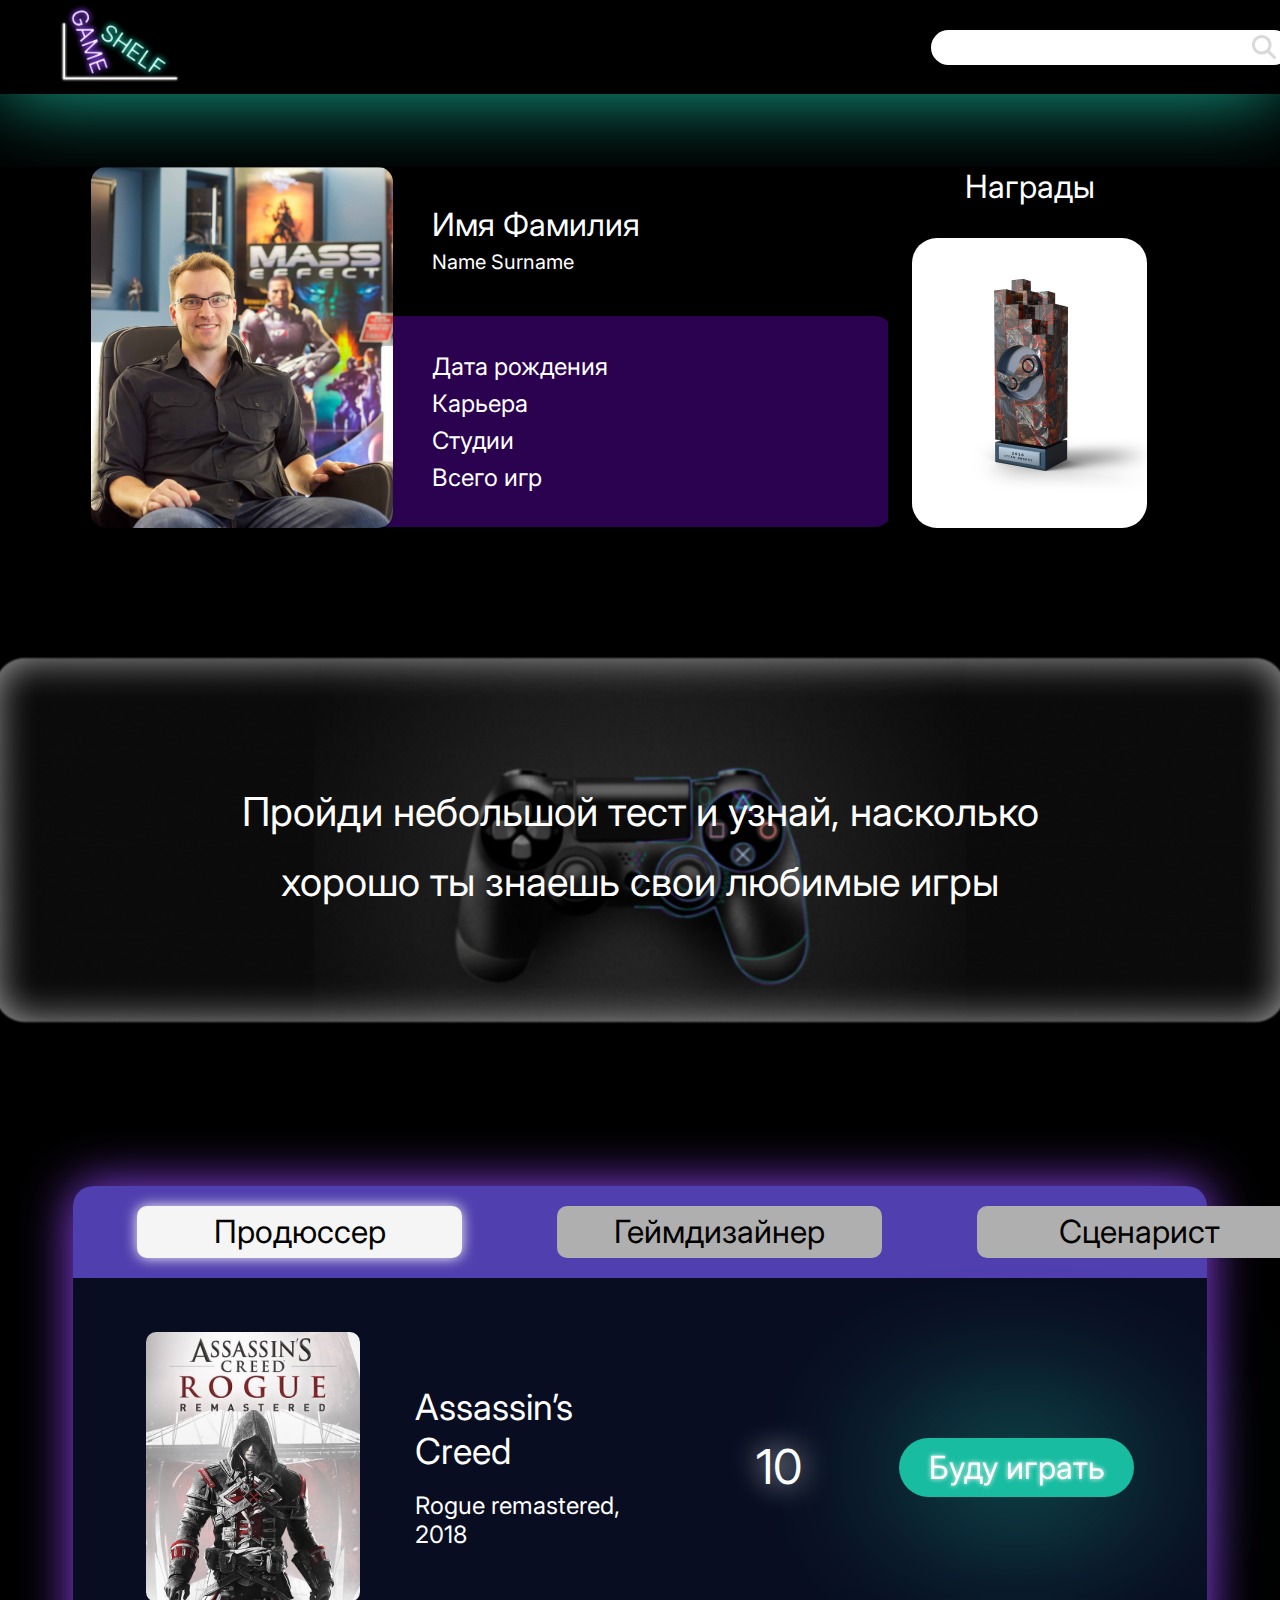
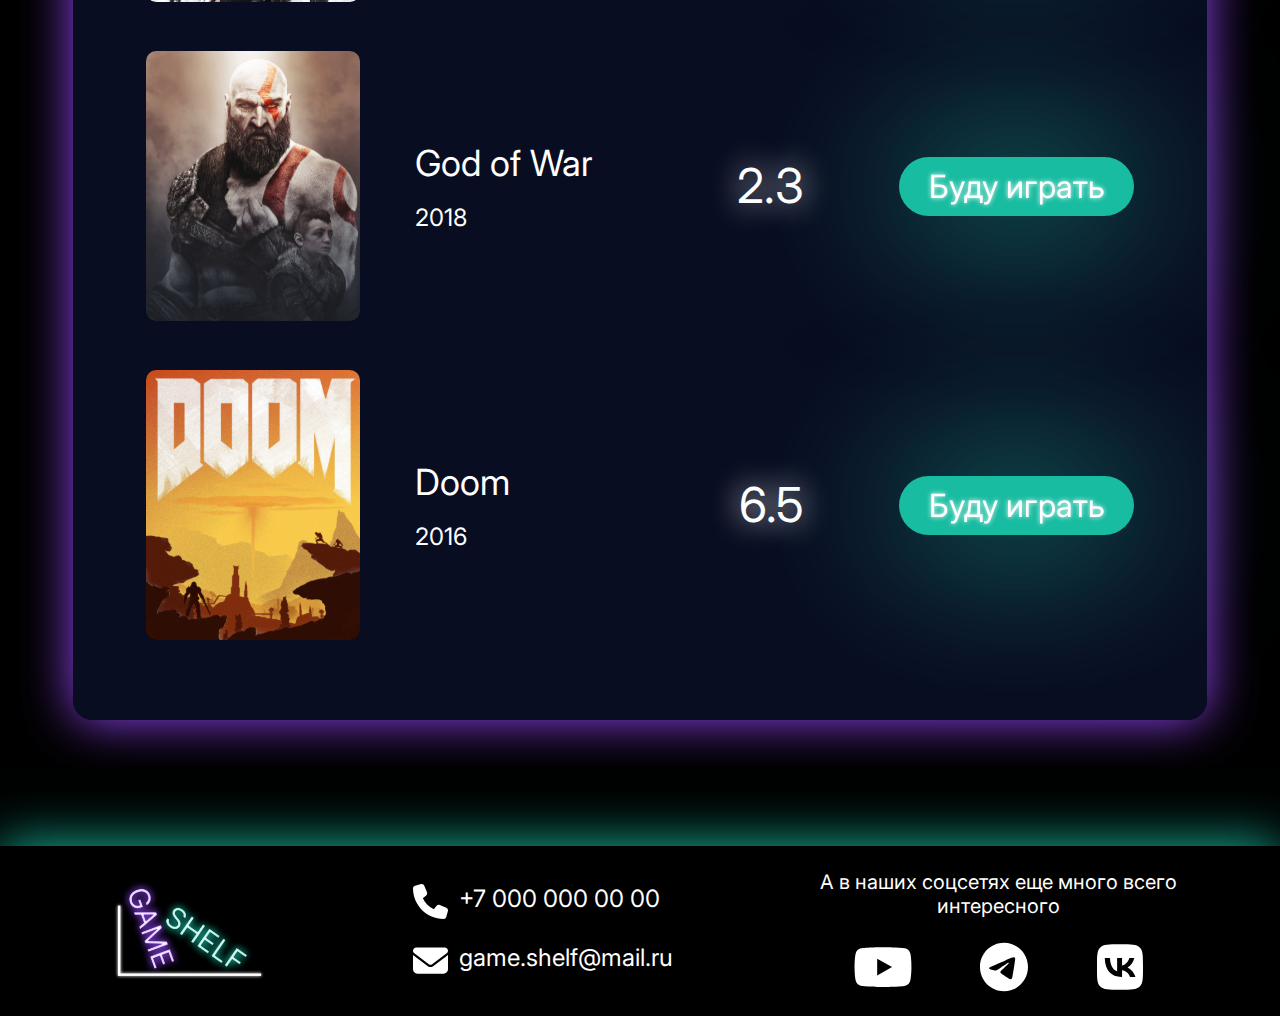
<file: src/html/developer.html>
<!DOCTYPE html>
<html lang="en">

<head>
    <meta charset="UTF-8">
    <meta http-equiv="X-UA-Compatible" content="IE=edge">
    <meta name="viewport" content="width=device-width, initial-scale=1.0">
    <title>Страница разработчика</title>
    <link rel="stylesheet" href="../styles/developer.css">
    <link href="https://fonts.googleapis.com/css2?family=Inter:wght@300;400&display=swap" rel="stylesheet">
</head>

<body>
    <header class="header">
        <a href="index.html" class="hesder_link"><img src="../img/logo.png" alt="logo" class="header_logo"></a>
        <form>
            <input type="text">
            <button type="submit"><img src="../img/search.svg" alt="" style="background-color: transparent;"></button>
        </form>
        <a href="#" class="header_profile"><img src="../img/profile.svg" alt="profile"></a>
    </header>

    <main>
        <div class="developer">
            <div class="developer_about">
                <img src="../img/developer.png" alt="" class="developer_photo">
                <div class="developer_text">
                    <h3 class="developer_name1">Имя Фамилия</h3>
                    <h4 class="developer_name2">Name Surname</h4>
                    <p class="developer_info">
                        Дата рождения
                        <br>
                        Карьера
                        <br>
                        Студии
                        <br>
                        Всего игр
                    </p>
                </div>
            </div>
            <div class="awards">
                <h3 class="awards_header">Награды</h3>
                <div class="awards_slider">
                    <img src="../img/award1.png" alt="" class="awards_slider1">
                    <!-- <../img src="img/award2.png" alt=""> -->
                </div>
            </div>
        </div>

        <p class="test">Пройди небольшой тест и узнай, насколько
            <br>
            хорошо ты знаешь свои любимые игры
        </p>

        <div class="games">
            <div class="tabs__nav">
                <div class="btn" type="button" data-tab="#tab_1">Продюссер</div>
                <div class="btn" type="button" data-tab="#tab_2">Геймдизайнер</div>
                <div class="btn" type="button" data-tab="#tab_3">Сценарист</div>
            </div>
            <div class="tabs__content">
                <div class="tabs__item" id="tab_1">
                    <div class="game">
                        <img class="game_img" src="../img/game1.svg" alt="game poster">
                        <div class="game_text">
                            <h2 class="tab_h">Assassin’s Creed</h2>
                            <br>
                            <p class="tab_p"> Rogue remastered, 2018</p>
                        </div>
                        <p class="game_mark">10</p>
                        <div class="game_btn">Буду играть</div>
                    </div>
                    <div class="game">
                        <img class="game_img" src="../img/game2.svg" alt="game poster">
                        <div class="game_text">
                            <h2 class="tab_h">God of War</h2>
                            <br>
                            <p class="tab_p"> 2018</p>
                        </div>
                        <p class="game_mark">2.3</p>
                        <div class="game_btn">Буду играть</div>
                    </div>
                    <div class="game">
                        <img class="game_img" src="../img/game3.svg" alt="game poster">
                        <div class="game_text">
                            <h2 class="tab_h">Doom</h2>
                            <br>
                            <p class="tab_p"> 2016</p>
                        </div>
                        <p class="game_mark">6.5</p>
                        <div class="game_btn">Буду играть</div>
                    </div>
                </div>
                <div class="tabs__item" id="tab_2">
                    <div class="game">
                        <img class="game_img" src="../img/game3.svg" alt="game poster">
                        <div class="game_text">
                            <h2 class="tab_h">Doom</h2>
                            <br>
                            <p class="tab_p"> 2016</p>
                        </div>
                        <p class="game_mark">6.5</p>
                        <div class="game_btn">Буду играть</div>
                    </div>
                    <div class="game">
                        <img class="game_img" src="../img/game2.svg" alt="game poster">
                        <div class="game_text">
                            <h2 class="tab_h">God of War</h2>
                            <br>
                            <p class="tab_p"> 2018</p>
                        </div>
                        <p class="game_mark">2.3</p>
                        <div class="game_btn">Буду играть</div>
                    </div>
                    <div class="game">
                        <img class="game_img" src="../img/game1.svg" alt="game poster">
                        <div class="game_text">
                            <h2 class="tab_h">Assassin’s Creed</h2>
                            <br>
                            <p class="tab_p"> Rogue remastered, 2018</p>
                        </div>
                        <p class="game_mark">10</p>
                        <div class="game_btn">Буду играть</div>
                    </div>
                </div>
                <div class="tabs__item" id="tab_3">
                    <div class="game">
                        <img class="game_img" src="../img/game2.svg" alt="game poster">
                        <div class="game_text">
                            <h2 class="tab_h">God of War</h2>
                            <br>
                            <p class="tab_p"> 2018</p>
                        </div>
                        <p class="game_mark">2.3</p>
                        <div class="game_btn">Буду играть</div>
                    </div>
                    <div class="game">
                        <img class="game_img" src="../img/game3.svg" alt="game poster">
                        <div class="game_text">
                            <h2 class="tab_h">Doom</h2>
                            <br>
                            <p class="tab_p"> 2016</p>
                        </div>
                        <p class="game_mark">6.5</p>
                        <div class="game_btn">Буду играть</div>
                    </div>
                    <div class="game">
                        <img class="game_img" src="../img/game1.svg" alt="game poster">
                        <div class="game_text">
                            <h2 class="tab_h">Assassin’s Creed</h2>
                            <br>
                            <p class="tab_p"> Rogue remastered, 2018</p>
                        </div>
                        <p class="game_mark">10</p>
                        <div class="game_btn">Буду играть</div>
                    </div>
                </div>
            </div>
        </div>

        <footer class="footer">
            <a href="index.html"><img src="../img/logo.png" alt="logo" class="footer_logo"></a>

            <div class="contacts">
                <div class="phone">
                    <img src="../img/phone.svg" alt="phone">
                    <p class="phone_text">+7 000 000 00 00</p>
                </div>

                <div class="mail">
                    <img src="../img/mail.svg" alt="mail">
                    <p class="mail_text">game.shelf@mail.ru</p>
                </div>
            </div>

            <div class="social">
                <p class="social_text">
                    А в наших соцсетях еще много всего
                    <br>
                    интересного
                </p>

                <div class="social_img">
                    <img src="../img/YouTube.svg" alt="YouTube">
                    <img src="../img/Telegram.svg" alt="Telegram">
                    <img src="../img/VK.svg" alt="VK">
                </div>
            </div>
        </footer>
    </main>

    <script src="../js/script.js"></script>
</body>

</html>
</file>
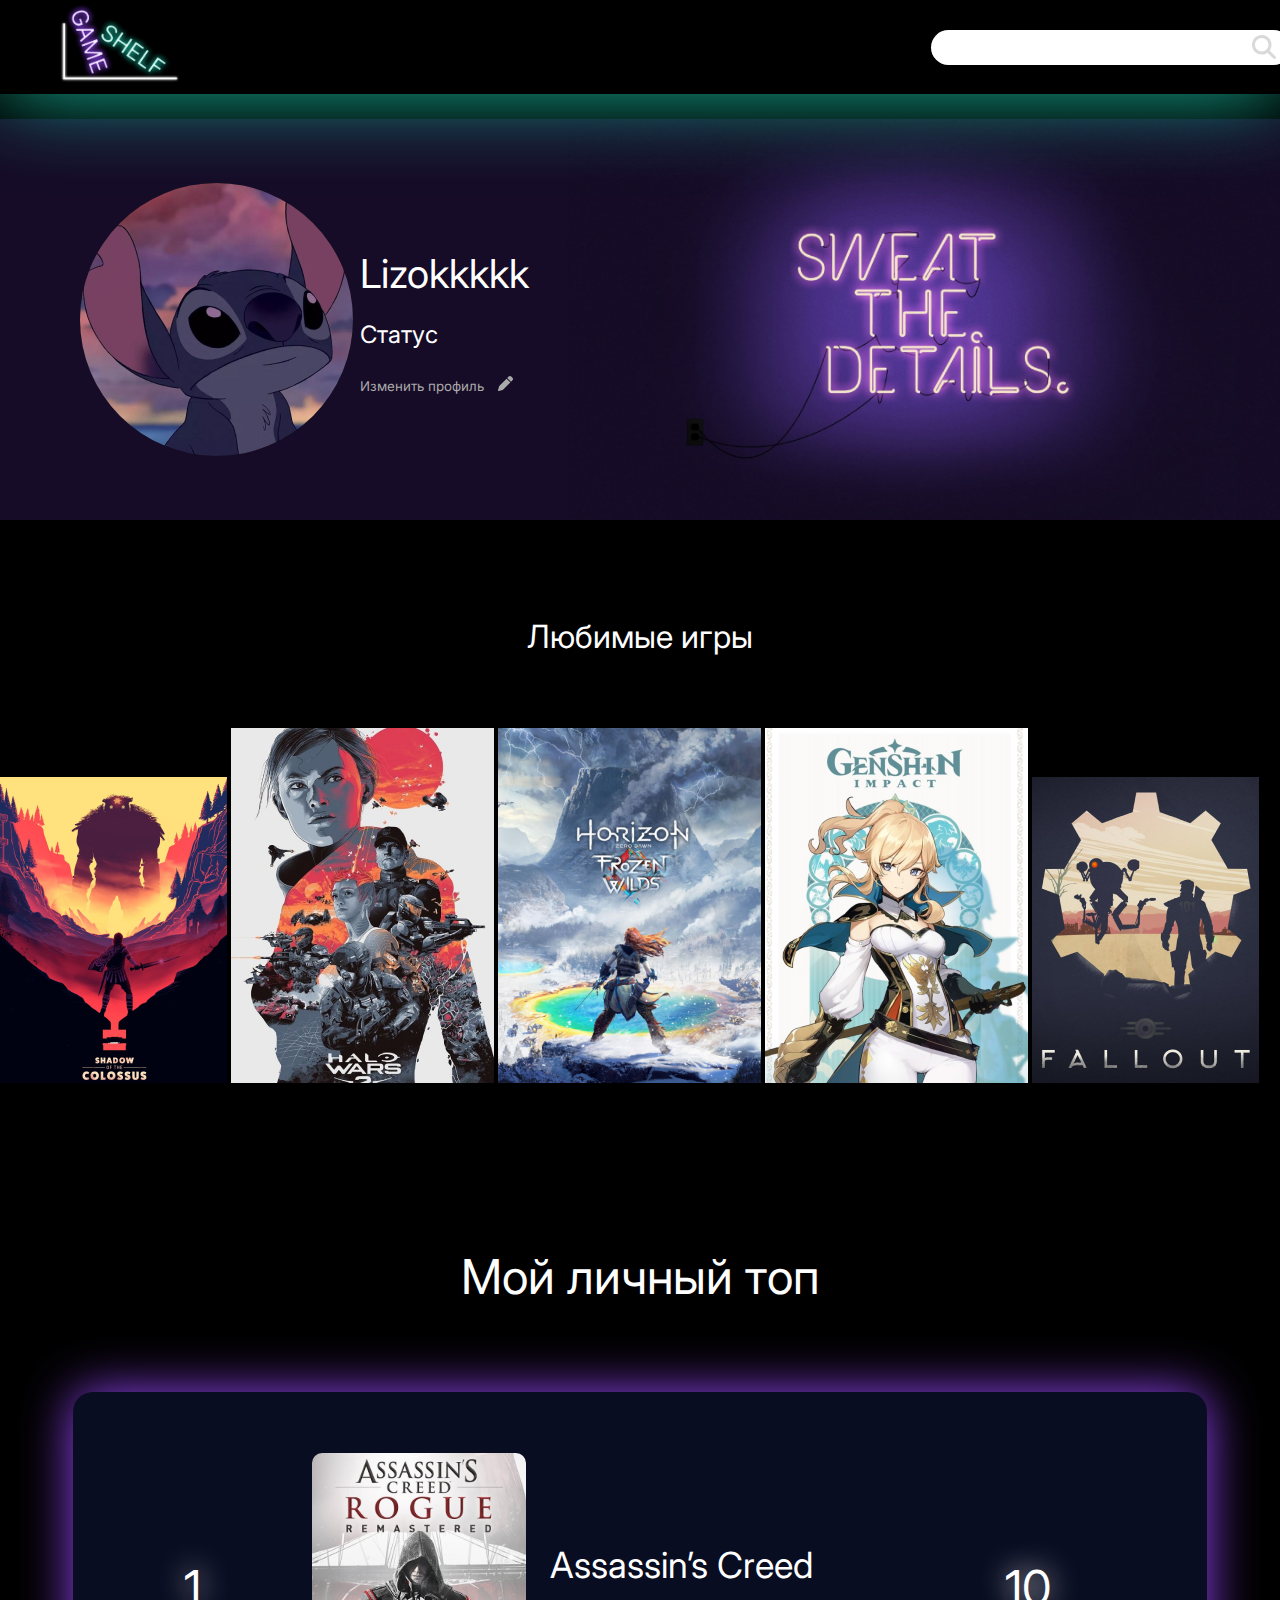
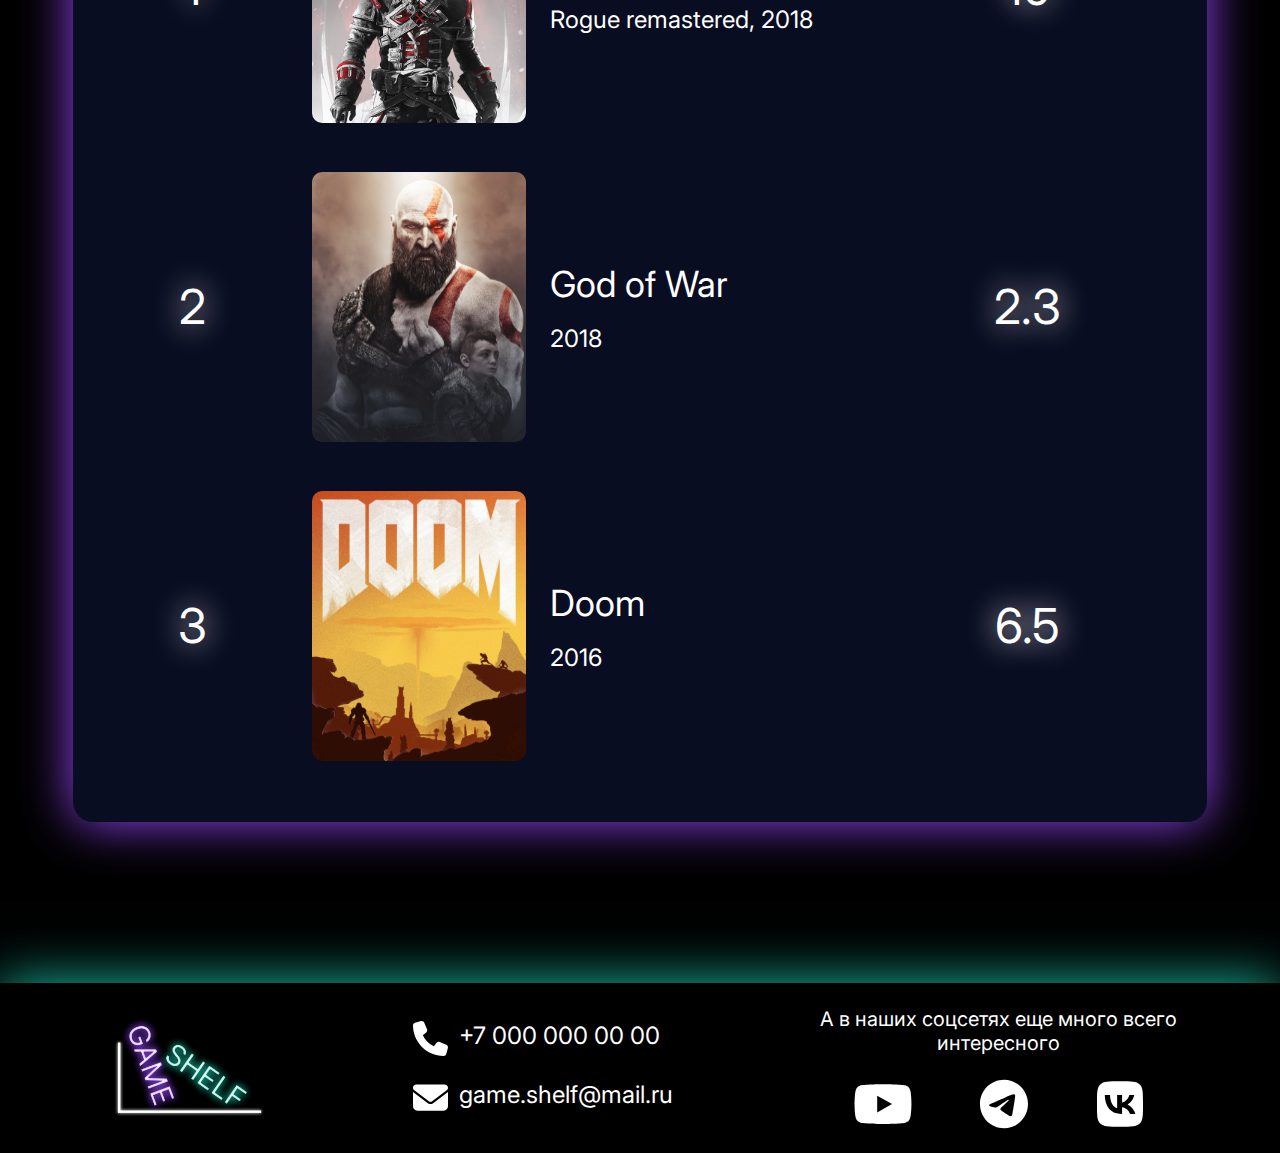
<file: src/html/profile.html>
<!DOCTYPE html>
<html lang="en">

<head>
    <meta charset="UTF-8">
    <meta http-equiv="X-UA-Compatible" content="IE=edge">
    <meta name="viewport" content="width=device-width, initial-scale=1.0">
    <title>Страница профиля</title>
    <link href="https://fonts.googleapis.com/css2?family=Inter:wght@300;400&display=swap" rel="stylesheet">
    <link rel="stylesheet" href="../styles/profile.css">
</head>

<body>
    <header class="header">
        <a href="#" class="header_link"><img src="../img/logo.png" alt="logo" class="header_logo"></a>
        <form>
            <input type="text">
            <button type="submit"><img src="../img/search.svg" alt="" style="background-color: transparent;"></button>
        </form>
        <a href="#" class="header_profile"><img src="../img/avatar3.png" alt="profile"></a>
    </header>

    <main>
        <div class="profile">
            <img class="profile_img" src="../img/photo_profile.png" alt="photo">
            <div class="profile_text">
                <h2 class="nickname">Lizokkkkk</h2>
                <p class="status">Статус</p>
                <button class="change_profile">Изменить профиль <img src="../img/pen.svg" alt="pen"></button>
            </div>
        </div>
        <div class="like_games">
            <p class="like_games_header">Любимые игры</p>
            <div>
                <img src="../img/slider2.1.png" alt="poster">
                <img src="../img/slider2.2.png" alt="poster">
                <img src="../img/slider2.3.png" alt="poster">
                <img src="../img/slider2.4.png" alt="poster">
                <img src="../img/slider2.5.png" alt="poster">
            </div>
        </div>
        <h2 class="top_games_header">Мой личный топ</h2>
        <div class="top_games">
            <div class="game">
                <p class="game_number">1</p>
                <img class="game_img" src="../img/game1.svg" alt="game poster">
                <div class="game_text">
                    <h2 class="tab_h">Assassin’s Creed</h2>
                    <br>
                    <p class="tab_p"> Rogue remastered, 2018</p>
                </div>
                <p class="game_mark">10</p>
            </div>
            <div class="game">
                <p class="game_number">2</p>
                <img class="game_img" src="../img/game2.svg" alt="game poster">
                <div class="game_text">
                    <h2 class="tab_h">God of War</h2>
                    <br>
                    <p class="tab_p"> 2018</p>
                </div>
                <p class="game_mark">2.3</p>
            </div>
            <div class="game">
                <p class="game_number">3</p>
                <img class="game_img" src="../img/game3.svg" alt="game poster">
                <div class="game_text">
                    <h2 class="tab_h">Doom</h2>
                    <br>
                    <p class="tab_p"> 2016</p>
                </div>
                <p class="game_mark">6.5</p>
            </div>
        </div>
    </main>

    <footer class="footer">
        <a href="#"><img src="../img/logo.png" alt="logo" class="footer_logo"></a>

        <div class="contacts">
            <div class="phone">
                <img src="../img/phone.svg" alt="phone">
                <p class="phone_text">+7 000 000 00 00</p>
            </div>

            <div class="mail">
                <img src="../img/mail.svg" alt="mail">
                <p class="mail_text">game.shelf@mail.ru</p>
            </div>
        </div>

        <div class="social">
            <p class="social_text">
                А в наших соцсетях еще много всего
                <br>
                интересного
            </p>

            <div class="social_img">
                <img src="../img/YouTube.svg" alt="YouTube">
                <img src="../img/Telegram.svg" alt="Telegram">
                <img src="../img/VK.svg" alt="VK">
            </div>
        </div>
    </footer>
</body>

</html>
</file>
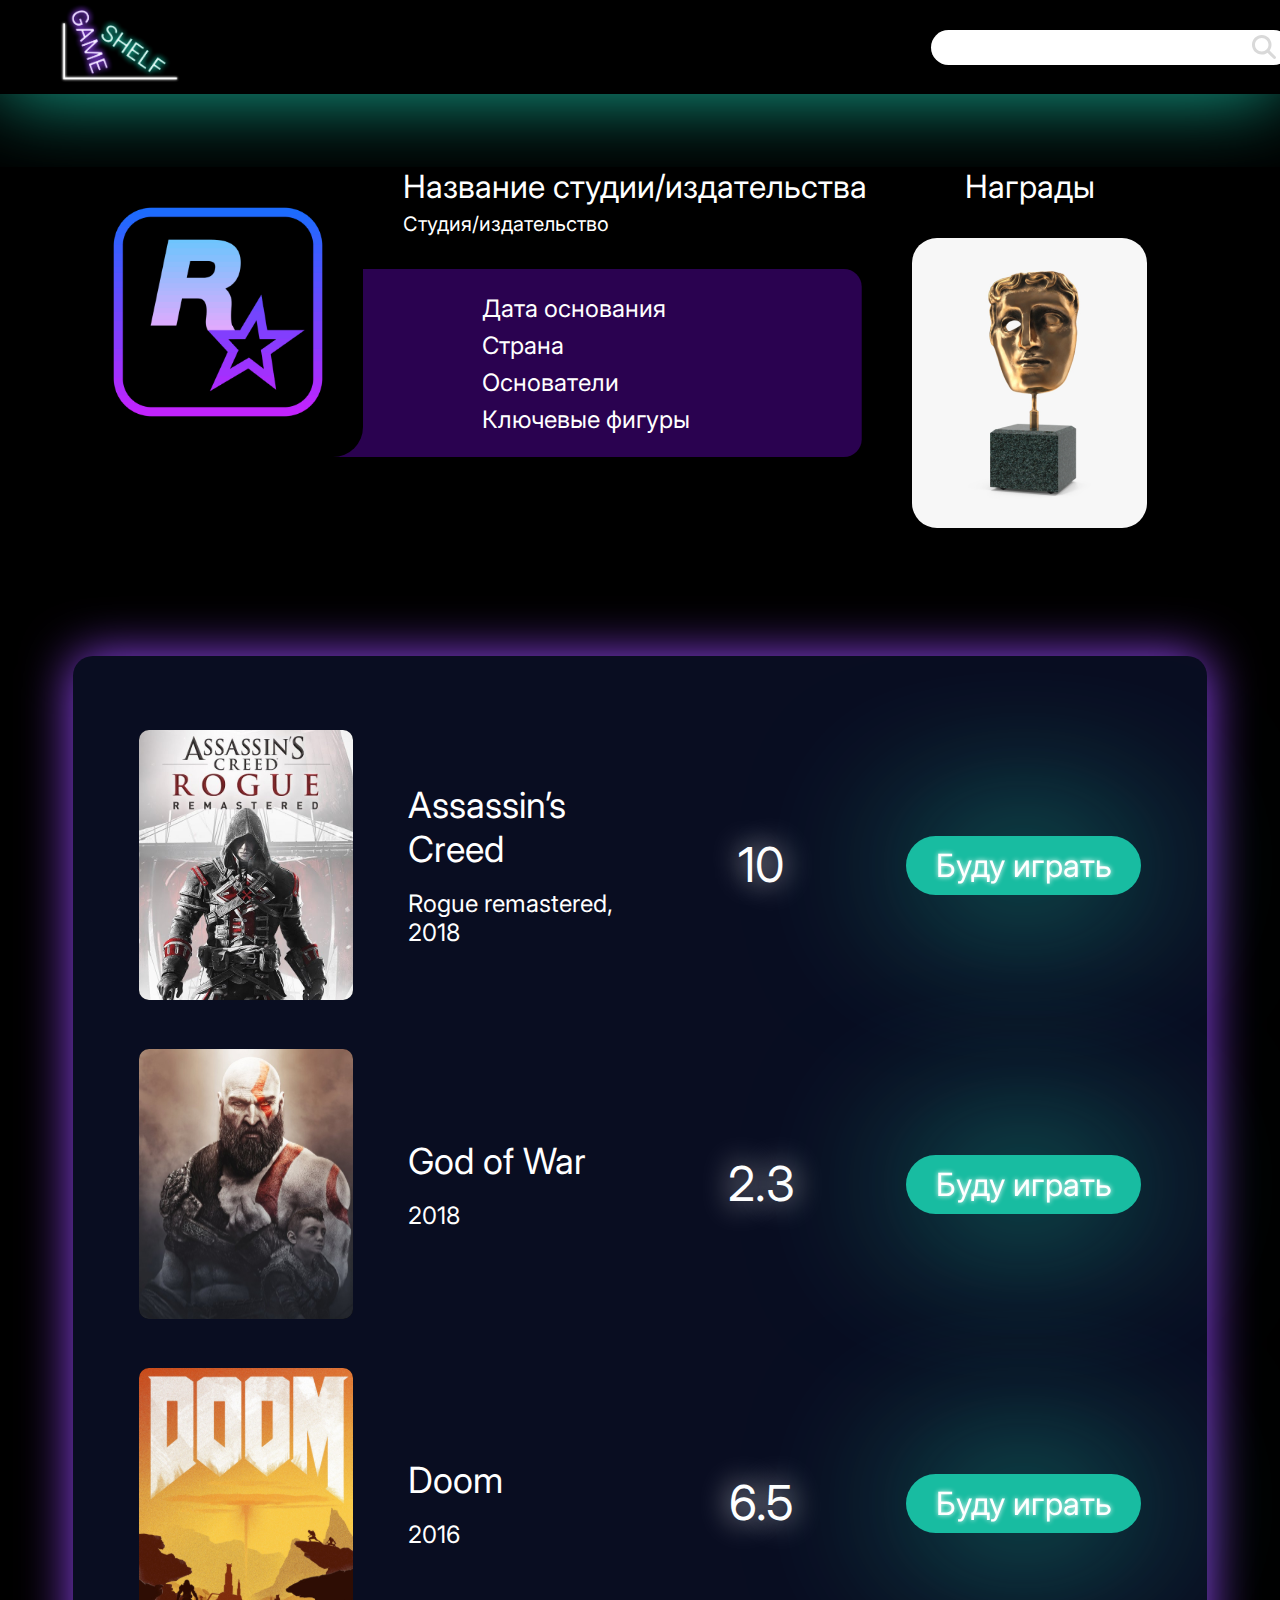
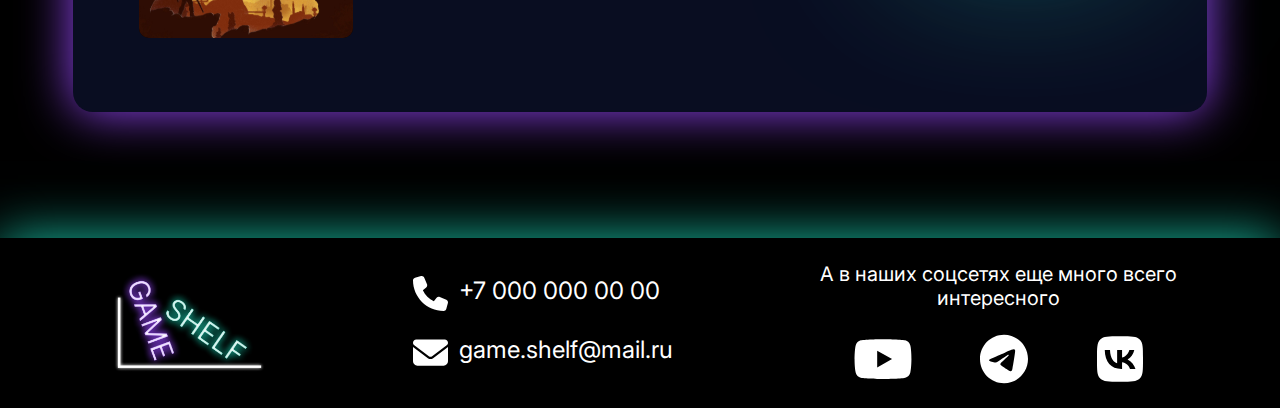
<file: src/html/studio.html>
<!DOCTYPE html>
<html lang="en">

<head>
    <meta charset="UTF-8">
    <meta http-equiv="X-UA-Compatible" content="IE=edge">
    <meta name="viewport" content="width=device-width, initial-scale=1.0">
    <title>Страница студии</title>
    <link href="https://fonts.googleapis.com/css2?family=Inter:wght@300;400&display=swap" rel="stylesheet">
    <link rel="stylesheet" href="../styles/studio.css">
</head>

<body>
    <header class="header">
        <a href="#" class="header_link"><img src="../img/logo.png" alt="logo" class="header_logo"></a>
        <form>
            <input type="text">
            <button type="submit"><img src="../img/search.svg" alt="" style="background-color: transparent;"></button>
        </form>
        <a href="#" class="header_profile"><img src="../img/profile.svg" alt="profile"></a>
    </header>

    <main>
        <div class="studio">
            <div class="studio_about">
                <img src="../img/studio_img.png" alt="" class="studio_photo">
                <div class="studio_text">
                    <h3 class="studio_name1">Название студии/издательства</h3>
                    <h4 class="studio_name2">Студия/издательство</h4>
                    <p class="studio_info">
                        Дата основания
                        <br>
                        Страна
                        <br>
                        Основатели
                        <br>
                        Ключевые фигуры
                    </p>
                </div>
            </div>
            <div class="awards">
                <h3 class="awards_header">Награды</h3>
                <div class="awards_slider">
                    <img src="../img/award2.png" alt="" class="awards_slider1">
                </div>
            </div>
        </div>

        <div class="studio_games">
            <div class="game">
                <img class="game_img" src="../img/game1.svg" alt="game poster">
                <div class="game_text">
                    <h2 class="tab_h">Assassin’s Creed</h2>
                    <br>
                    <p class="tab_p"> Rogue remastered, 2018</p>
                </div>
                <p class="game_mark">10</p>
                <div class="game_btn">Буду играть</div>
            </div>
            <div class="game">
                <img class="game_img" src="../img/game2.svg" alt="game poster">
                <div class="game_text">
                    <h2 class="tab_h">God of War</h2>
                    <br>
                    <p class="tab_p"> 2018</p>
                </div>
                <p class="game_mark">2.3</p>
                <div class="game_btn">Буду играть</div>
            </div>
            <div class="game">
                <img class="game_img" src="../img/game3.svg" alt="game poster">
                <div class="game_text">
                    <h2 class="tab_h">Doom</h2>
                    <br>
                    <p class="tab_p"> 2016</p>
                </div>
                <p class="game_mark">6.5</p>
                <div class="game_btn">Буду играть</div>
            </div>
        </div>
    </main>
    
    <footer class="footer">
        <a href="index.html"><img src="../img/logo.png" alt="logo" class="footer_logo"></a>

        <div class="contacts">
            <div class="phone">
                <img src="../img/phone.svg" alt="phone">
                <p class="phone_text">+7 000 000 00 00</p>
            </div>

            <div class="mail">
                <img src="../img/mail.svg" alt="mail">
                <p class="mail_text">game.shelf@mail.ru</p>
            </div>
        </div>

        <div class="social">
            <p class="social_text">
                А в наших соцсетях еще много всего
                <br>
                интересного
            </p>

            <div class="social_img">
                <img src="../img/YouTube.svg" alt="YouTube">
                <img src="../img/Telegram.svg" alt="Telegram">
                <img src="../img/VK.svg" alt="VK">
            </div>
        </div>
    </footer>
</body>

</html>
</file>
<file: src/styles/developer.css>
button, input {
  border: none;
  outline: none;
  border-radius: 30px;
}

* {
  margin: 0;
  padding: 0;
  background-color: black;
}

.header {
  display: flex;
  align-items: center;
  padding-left: 60px;
  padding-right: 60px;
  margin-bottom: 73px;
  box-shadow: 0px -2px 86px #18BCA1;
}
.header_logo {
  width: 120px;
  height: 85px;
  padding-bottom: 5px;
}
.header_profile {
  margin-left: 54px;
}

form {
  position: relative;
  width: 345px;
  margin-left: 751px;
}

input {
  width: 300px;
  height: 35px;
  background: white;
  padding-left: 15px;
  padding-right: 45px;
  font-family: "Inter";
  font-weight: 600;
  font-size: 14px;
  line-height: 58px;
}

button {
  position: absolute;
  top: 5px;
  right: 0px;
  background-color: transparent;
  cursor: pointer;
}

.game_mark, .tab_p, .tab_h, .awards_header, .developer_info, .developer_name2, .developer_name1 {
  color: white;
  font-family: "Inter";
  font-weight: 400;
}

.developer {
  display: flex;
  justify-content: space-between;
  margin-bottom: 124px;
}
.developer_photo {
  -o-object-fit: cover;
     object-fit: cover;
  margin-left: 91px;
  margin-right: 39px;
  border-radius: 15px;
  width: 302px;
  height: 361px;
}
.developer_about {
  display: flex;
  background-image: url(../img/background.svg);
  background-repeat: no-repeat;
  background-position: 91px 149px;
}
.developer_text {
  background: transparent;
}
.developer_name1 {
  font-size: 32px;
  line-height: 39px;
  margin-top: 38px;
  margin-bottom: 6px;
}
.developer_name2 {
  font-size: 20px;
  line-height: 24px;
}
.developer_info {
  font-size: 24px;
  line-height: 37px;
  margin-top: 74px;
  padding-right: 280px;
  background: transparent;
}

.awards {
  display: flex;
  flex-direction: column;
  align-items: end;
  align-items: center;
  margin-right: 133px;
}
.awards_header {
  font-size: 32px;
  line-height: 39px;
  text-align: center;
  margin-bottom: 32px;
}
.awards_slider1 {
  border-radius: 25px;
}

.test {
  font-family: "Inter";
  font-weight: 400;
  font-size: 40px;
  line-height: 70px;
  text-align: center;
  color: #FFFFFF;
  background-image: url(../img/game_pad.png);
  background-repeat: no-repeat;
  background-size: 1294px 368px;
  background-position: center 0;
  align-items: center;
  justify-content: center;
  padding-top: 121px;
  padding-bottom: 107px;
  margin-bottom: 162px;
}

.tabs__nav {
  margin: 0;
  padding: 20px 64px;
  background: rgb(80, 63, 175);
  border-radius: 20px 20px 0px 0px;
  position: center;
  display: grid;
  grid-template-columns: repeat(3, 1fr);
  -moz-column-gap: 95px;
       column-gap: 95px;
}

.btn {
  width: 325px;
  height: 52px;
  font-family: "Inter";
  font-weight: 400;
  font-size: 32px;
  line-height: 52px;
  text-align: center;
  color: #000000;
  background: #AFAFAF;
  border-radius: 10px;
  cursor: pointer;
}
.btn:last-child {
  border-right: none;
}
.btn:hover {
  background-color: #838383;
}
.btn.active {
  background: #F5F5F5;
  box-shadow: 0px 0px 14px #FFFFFF;
}

.game_mark, .tab_p, .tab_h, .developer_name1, .developer_name2, .developer_info, .awards_header {
  font-family: "Inter";
  font-weight: 400;
  background: transparent;
  color: #FFFFFF;
}

.games {
  padding: 0;
  margin-left: 73px;
  margin-right: 73px;
  position: center;
  margin-bottom: 126px;
  background: #090D21;
  box-shadow: 0px 0px 50px #9546F7;
  border-radius: 20px;
}

.tab_h {
  font-size: 36px;
  line-height: 44px;
}
.tab_p {
  font-size: 24px;
  line-height: 29px;
}

.tabs__content {
  border-radius: 20px;
  background: #090D21;
}
.tabs__item {
  display: none;
  padding-left: 73px;
  padding-right: 73px;
  padding-top: 54px;
  padding-bottom: 31px;
  background: #090D21;
  border-radius: 20px;
}
.tabs__item.active {
  display: block;
}

.game {
  display: grid;
  grid-template-columns: 1fr 2fr 1fr 2fr;
  align-items: center;
  background: #090D21;
  margin-bottom: 49px;
}
.game_img {
  -o-object-fit: cover;
     object-fit: cover;
  width: 214px;
  height: 270px;
  border-radius: 10px;
}
.game_text {
  margin-left: 55px;
  background: transparent;
}
.game_mark {
  font-size: 48px;
  line-height: 58px;
  text-align: center;
  text-shadow: 0px 0px 30px #FFFFFF;
  margin-left: 97px;
}

.game_btn {
  filter: drop-shadow(0px 0px 80px #18BCA1);
  width: 235px;
  height: 59px;
  background: #18BCA1;
  border-radius: 74px;
  font-family: "Inter";
  font-weight: 400;
  font-size: 32px;
  line-height: 59px;
  text-align: center;
  color: #FFFFFF;
  text-shadow: 0px 0px 5px #FFFFFF;
  cursor: pointer;
  margin-left: 95px;
}

.mail_text, .phone_text {
  color: white;
  font-family: "Inter";
  font-weight: 400;
  font-size: 24px;
  line-height: 29px;
  margin-left: 11px;
}

.footer {
  display: flex;
  align-items: center;
  justify-content: space-between;
  padding-top: 24px;
  padding-bottom: 24px;
  box-shadow: 0px -1px 51px #18BCA1;
}
.footer_logo {
  width: 151px;
  height: 107px;
  margin-left: 114px;
}

.contacts {
  display: flex;
  flex-direction: column;
}

.phone {
  display: flex;
  margin-bottom: 24px;
}
.mail {
  display: flex;
}
.social {
  margin-right: 103px;
  display: flex;
  flex-direction: column;
}
.social_text {
  color: white;
  font-family: "Inter";
  font-weight: 400;
  font-size: 20px;
  line-height: 24px;
  text-align: center;
  margin-bottom: 24px;
}
.social_img {
  display: flex;
  justify-content: space-around;
}/*# sourceMappingURL=developer.css.map */
</file>
<file: src/styles/profile.css>
button, input {
  border: none;
  outline: none;
  border-radius: 30px;
}

* {
  margin: 0;
  padding: 0;
  background-color: black;
}

.header {
  display: flex;
  align-items: center;
  padding-left: 60px;
  padding-right: 60px;
  box-shadow: 0px -2px 86px #18BCA1;
  position: relative;
  z-index: 1;
}
.header_logo {
  width: 120px;
  height: 85px;
  padding-bottom: 5px;
}
.header_profile {
  margin-left: 54px;
}
.header_profile img {
  width: 65px;
  height: 65px;
  border-radius: 100%;
}

form {
  position: relative;
  width: 345px;
  margin-left: 751px;
}

input {
  width: 300px;
  height: 35px;
  background: white;
  padding-left: 15px;
  padding-right: 45px;
  font-family: "Inter";
  font-weight: 600;
  font-size: 14px;
  line-height: 58px;
}

button {
  position: absolute;
  top: 5px;
  right: 0px;
  background-color: transparent;
  cursor: pointer;
}

.change_profile, .status, .nickname {
  font-family: "Inter";
  font-weight: 400;
  color: #FFFFFF;
  background: transparent;
}

.profile {
  position: relative;
  display: grid;
  grid-template-columns: 1fr 1fr 2fr;
  align-items: center;
  background: url(../img/cover.png) no-repeat center center;
  background-size: 100%;
  padding: 89px 80px;
  margin-bottom: 72px;
}
.profile_text {
  background: transparent;
}
.profile_img {
  width: 273px;
  height: 273px;
  border-radius: 100%;
}

.nickname {
  font-size: 40px;
  line-height: 48px;
  margin-bottom: 22px;
}

.status {
  font-size: 24px;
  line-height: 29px;
  margin-bottom: 22px;
}

.change_profile {
  background: transparent;
  position: relative;
  color: #AAAAAA;
}
.change_profile img {
  width: 15px;
  height: 15px;
  background: transparent;
  margin-left: 10px;
}

.like_games {
  margin-bottom: 161px;
}
.like_games_header {
  font-family: "Inter";
  font-weight: 400;
  font-size: 32px;
  line-height: 39px;
  text-align: center;
  color: #FFFFFF;
  margin-bottom: 72px;
}

.game_mark, .game_number, .tab_p, .tab_h, .top_games_header {
  font-family: "Inter";
  font-weight: 400;
  background: transparent;
  color: #FFFFFF;
}

.top_games {
  padding: 61px 0;
  display: grid;
  grid-template-rows: repeat(3, 1fr);
  row-gap: 49px;
  margin-left: 73px;
  margin-right: 73px;
  position: center;
  margin-bottom: 161px;
  background: #090D21;
  box-shadow: 0px 0px 50px #9546F7;
  border-radius: 20px;
}
.top_games_header {
  font-size: 48px;
  line-height: 58px;
  text-align: center;
  margin-bottom: 86px;
}

.tab_h {
  font-size: 36px;
  line-height: 44px;
}
.tab_p {
  font-size: 24px;
  line-height: 29px;
}

.game {
  display: grid;
  grid-template-columns: 2fr 2fr 2.5fr 3fr;
  align-items: center;
  background: #090D21;
}
.game_number {
  font-size: 48px;
  line-height: 58px;
  text-align: center;
  text-shadow: 0px 0px 30px #FFFFFF;
}
.game_img {
  -o-object-fit: cover;
     object-fit: cover;
  width: 214px;
  height: 270px;
  border-radius: 10px;
}
.game_text {
  background: transparent;
}
.game_mark {
  font-size: 48px;
  line-height: 58px;
  text-align: center;
  text-shadow: 0px 0px 30px #FFFFFF;
}

.mail_text, .phone_text {
  color: white;
  font-family: "Inter";
  font-weight: 400;
  font-size: 24px;
  line-height: 29px;
  margin-left: 11px;
}

.footer {
  display: flex;
  align-items: center;
  justify-content: space-between;
  padding-top: 24px;
  padding-bottom: 24px;
  box-shadow: 0px -1px 51px #18BCA1;
}
.footer_logo {
  width: 151px;
  height: 107px;
  margin-left: 114px;
}

.contacts {
  display: flex;
  flex-direction: column;
}

.phone {
  display: flex;
  margin-bottom: 24px;
}
.mail {
  display: flex;
}
.social {
  margin-right: 103px;
  display: flex;
  flex-direction: column;
}
.social_text {
  color: white;
  font-family: "Inter";
  font-weight: 400;
  font-size: 20px;
  line-height: 24px;
  text-align: center;
  margin-bottom: 24px;
}
.social_img {
  display: flex;
  justify-content: space-around;
}/*# sourceMappingURL=profile.css.map */
</file>
<file: src/styles/studio.css>
button, input {
  border: none;
  outline: none;
  border-radius: 30px;
}

* {
  margin: 0;
  padding: 0;
  background-color: black;
}

.header {
  display: flex;
  align-items: center;
  padding-left: 60px;
  padding-right: 60px;
  margin-bottom: 73px;
  box-shadow: 0px -2px 86px #18BCA1;
}
.header_logo {
  width: 120px;
  height: 85px;
  padding-bottom: 5px;
}
.header_profile {
  margin-left: 54px;
}

form {
  position: relative;
  width: 345px;
  margin-left: 751px;
}

input {
  width: 300px;
  height: 35px;
  background: white;
  padding-left: 15px;
  padding-right: 45px;
  font-family: "Inter";
  font-weight: 600;
  font-size: 14px;
  line-height: 58px;
}

button {
  position: absolute;
  top: 5px;
  right: 0px;
  background-color: transparent;
  cursor: pointer;
}

.game_mark, .tab_p, .tab_h, .awards_header, .studio_info, .studio_name2, .studio_name1 {
  color: white;
  font-family: "Inter";
  font-weight: 400;
}

.studio {
  display: flex;
  justify-content: space-between;
  margin-bottom: 124px;
}
.studio_photo {
  -o-object-fit: cover;
     object-fit: cover;
  margin-left: 73px;
  margin-right: 40px;
  border-radius: 30px;
  width: 290px;
  height: 290px;
}
.studio_about {
  display: flex;
  background-image: url(../img/background.svg);
  background-repeat: no-repeat;
  background-position: 114px 102px;
  background-size: 780px 188px;
}
.studio_text {
  background: transparent;
}
.studio_name1 {
  font-size: 32px;
  line-height: 39px;
  margin-bottom: 6px;
}
.studio_name2 {
  font-size: 20px;
  line-height: 24px;
}
.studio_info {
  font-size: 24px;
  line-height: 37px;
  margin-top: 54px;
  margin-left: 79px;
  padding-right: 220px;
  background: transparent;
}

.awards {
  display: flex;
  flex-direction: column;
  align-items: end;
  align-items: center;
  margin-right: 133px;
}
.awards_header {
  font-size: 32px;
  line-height: 39px;
  text-align: center;
  margin-bottom: 32px;
}
.awards_slider1 {
  border-radius: 25px;
}

.game_mark, .tab_p, .tab_h, .studio_name1, .studio_name2, .studio_info, .awards_header {
  font-family: "Inter";
  font-weight: 400;
  background: transparent;
  color: #FFFFFF;
}

.studio_games {
  padding: 74px 66px;
  display: grid;
  grid-template-rows: repeat(3, 1fr);
  row-gap: 49px;
  margin: 0 73px;
  position: center;
  margin-bottom: 126px;
  background: #090D21;
  box-shadow: 0px 0px 50px #9546F7;
  border-radius: 20px;
}

.tab_h {
  font-size: 36px;
  line-height: 44px;
}
.tab_p {
  font-size: 24px;
  line-height: 29px;
}

.game {
  display: grid;
  grid-template-columns: 1fr 2fr 1.5fr 2fr;
  align-items: center;
  background: #090D21;
}
.game_img {
  -o-object-fit: cover;
     object-fit: cover;
  width: 214px;
  height: 270px;
  border-radius: 10px;
}
.game_text {
  margin-left: 55px;
  background: transparent;
}
.game_mark {
  font-size: 48px;
  line-height: 58px;
  text-align: center;
  text-shadow: 0px 0px 30px #FFFFFF;
  margin-left: 97px;
}

.game_btn {
  filter: drop-shadow(0px 0px 80px #18BCA1);
  width: 235px;
  height: 59px;
  background: #18BCA1;
  border-radius: 74px;
  font-family: "Inter";
  font-weight: 400;
  font-size: 32px;
  line-height: 59px;
  text-align: center;
  color: #FFFFFF;
  text-shadow: 0px 0px 5px #FFFFFF;
  cursor: pointer;
  margin-left: 95px;
}

.mail_text, .phone_text {
  color: white;
  font-family: "Inter";
  font-weight: 400;
  font-size: 24px;
  line-height: 29px;
  margin-left: 11px;
}

.footer {
  display: flex;
  align-items: center;
  justify-content: space-between;
  padding-top: 24px;
  padding-bottom: 24px;
  box-shadow: 0px -1px 51px #18BCA1;
}
.footer_logo {
  width: 151px;
  height: 107px;
  margin-left: 114px;
}

.contacts {
  display: flex;
  flex-direction: column;
}

.phone {
  display: flex;
  margin-bottom: 24px;
}
.mail {
  display: flex;
}
.social {
  margin-right: 103px;
  display: flex;
  flex-direction: column;
}
.social_text {
  color: white;
  font-family: "Inter";
  font-weight: 400;
  font-size: 20px;
  line-height: 24px;
  text-align: center;
  margin-bottom: 24px;
}
.social_img {
  display: flex;
  justify-content: space-around;
}/*# sourceMappingURL=studio.css.map */
</file>
